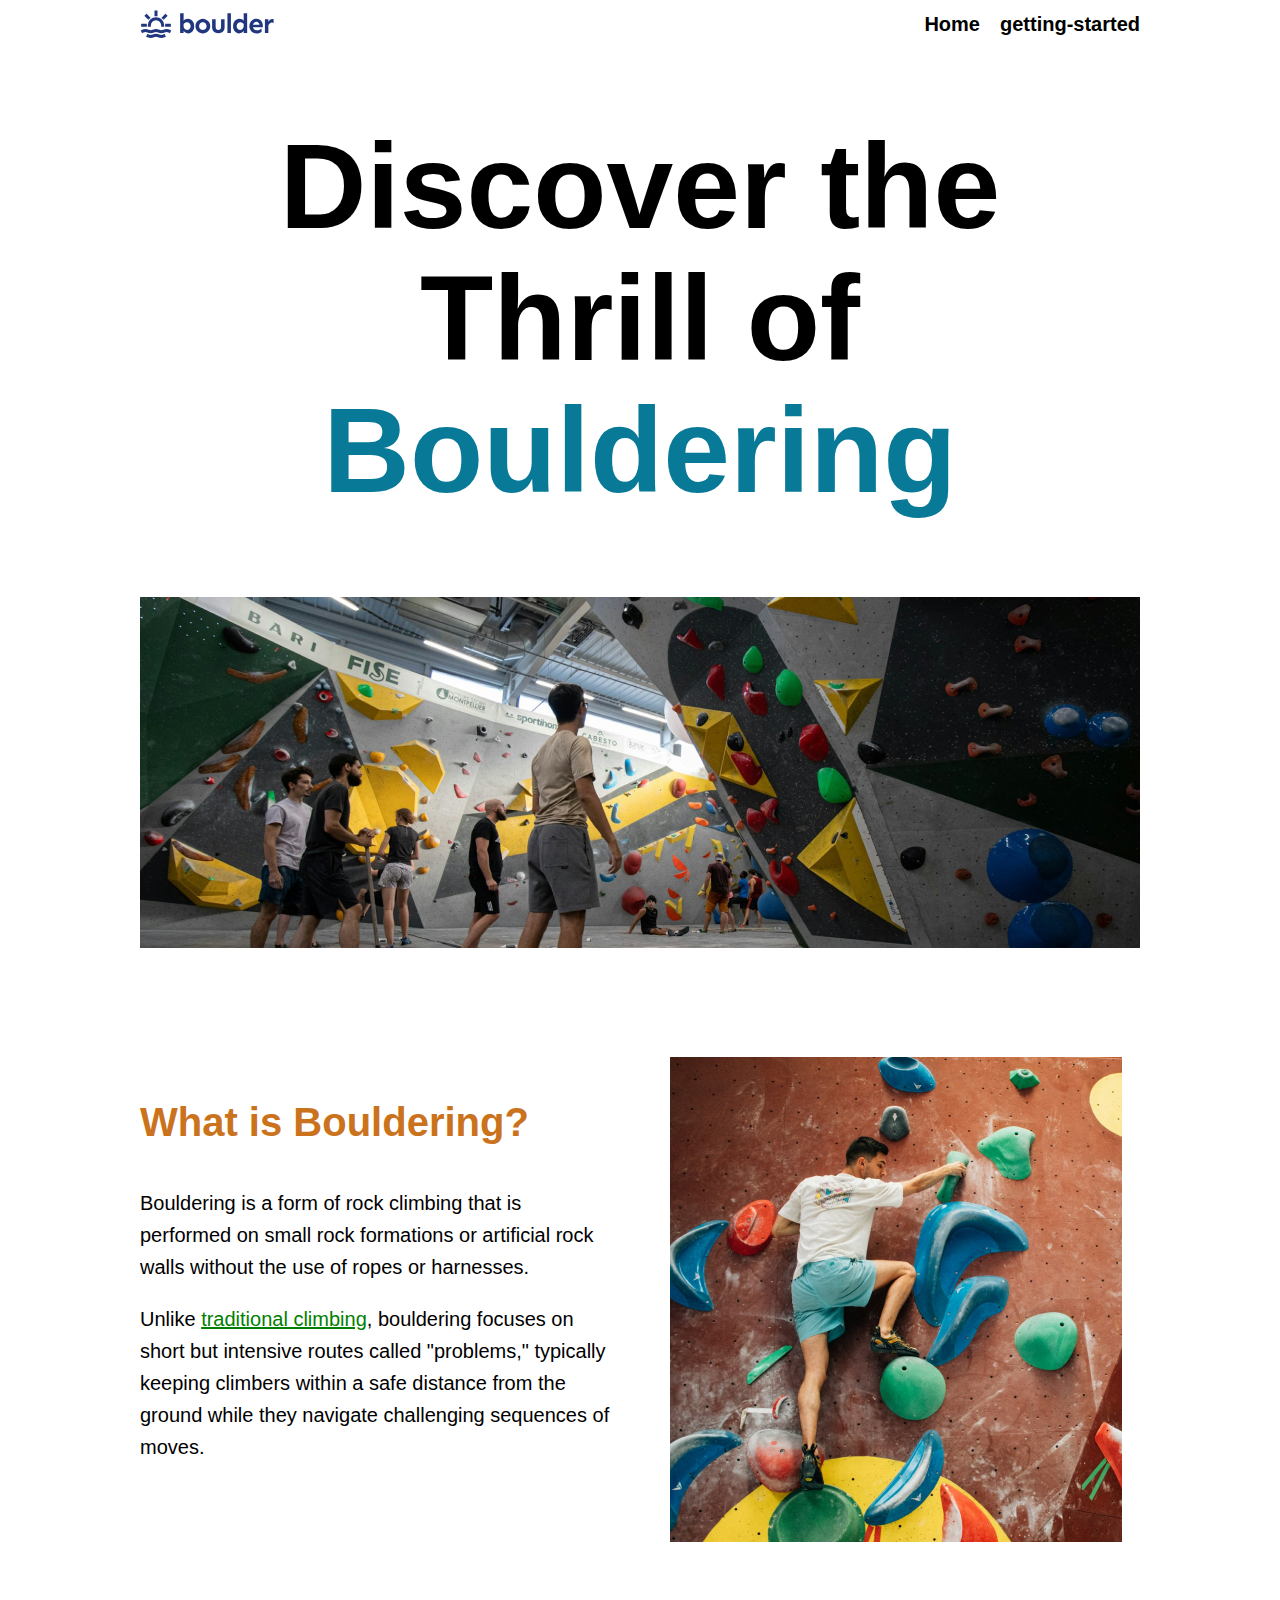
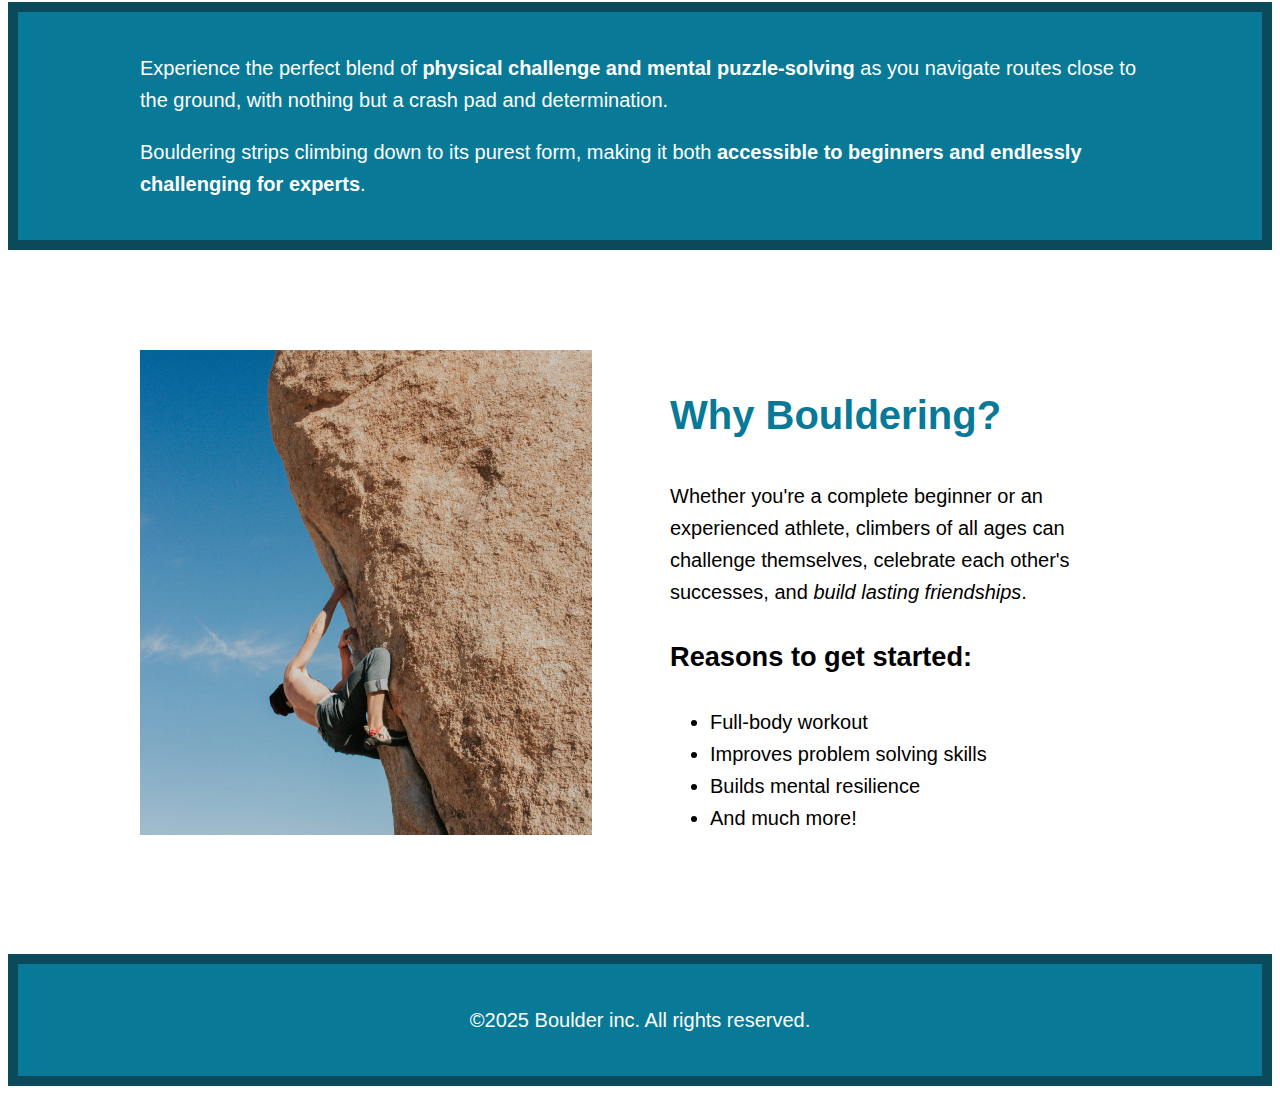
<file: index.html>
<!DOCTYPE html>
<html lang="en">
<head>
   <meta charset="UTF-8">
   <meta name="viewport" content="width=device-width, initial-scale=1.0">
   <title>My First Website</title>
   <link href="/css/style.css" rel="stylesheet">
</head>

<body>
   <div class="wrapper">
   <header>
   <img src="Images/logo.svg" alt="Boulder.Inc">

   <nav class="primary-navigation" aria-label="primary Navigation">
      <ul>
         <li><a href="index.html">Home</a></li>
         <li><a href="getting-started.html">getting-started</a></li>
         
   
      </ul>
   </nav>
   </header>
   </div>

   <main>
   <h1> <span class="taiwo">Discover the<br> Thrill  of<br></span> <span class="teal-text">Bouldering</span></h1>
      <div class="wrapper">
       <img src="Images/bouldering-gym.jpg" alt="An indoor bouldering gym,with a lot of people">
      </div>
   <section>
      <div class="wrapper">
         <div class="two-column-layout">
            <div>
   <h2 class="teal-texp">What is Bouldering?</h2>
   <p>Bouldering is a form of rock climbing that is performed on small rock formations or artificial rock walls without the use of ropes or harnesses.</p>  
   

   <p>Unlike <a href="https://en.wikipedia.org/wiki/Traditional_climbing#:~:text=Traditional%20climbing%20(or%20trad%20climbing,equipment%20while%20climbing%20the%20route.">traditional climbing</a>, bouldering focuses on short but intensive routes called "problems," typically keeping climbers within a safe distance from the ground while they navigate challenging sequences of moves.</p>
</div>
   <img src="Images/what-is-bouldering.jpg" alt="A man attempting a Bouldering Problem at an indoor gym">
 </div>
      </div>
   <div class="teal-bg">
      <div class="wrapper">
   <p>Experience the perfect blend of <strong>physical challenge and mental puzzle-solving</strong>  as you navigate routes close to the ground, with nothing but a crash pad and determination.</p>
      
      <P>Bouldering strips climbing down to its purest form, making it both <strong>accessible to beginners and endlessly challenging for experts</strong>.</p>
   </div>
</div>
</section>
   <div class="wrapper">
<section>
   <div class="two-column-layout">
   <img src="Images/why-bouldering.jpg" alt="A Person climbing a large Boulder outdoors with a blues sky">
  <div>
   <h2 class="wrapped">Why Bouldering?</h2>
Whether you're a complete beginner or an experienced athlete, climbers of all ages can challenge themselves, celebrate each other's successes, and <em>build lasting friendships</em>.</p>
   <h3>Reasons to get started:</h3>
   <ul>
   <li>Full-body workout</li>
   <li>Improves problem solving skills</li>
   <li>Builds mental resilience</li>
   <li>And much more!</li>
   </ul> 
  
</div>
   </div>
   </section>
</div>
</main>


   <footer class="teal-bg">
   <p>©2025 Boulder inc. All rights reserved.</p>
</footer>
</div>
</body>
</html>
</file>
<file: css/style.css>
header {
    text-align: center;
}

body {
font-family: sans-serif;
color: black ;
font-size: 1.25rem;
line-height: 1.6;
justify-content: center; 
}
.img-container {
 justify-content: center; 
 position: center;  
 
}
h1 {
 font-size: 7.5rem;
    color: #4676A9;
 text-align: center;
    line-height: 1.1;
}


h2 {

    color: #cb721c;
    font-size: 2.5rem;
}
    h3{
        font-size: 1.7rem;
    }
 .peter {
    color: #087a98;
 }
    .two-column-layout {
        display: grid;
        gap: 60PX;  
        margin-block-end: 60px;
        width: 100%;

        @media (width >600px) {
        grid-template-columns: 1fr 1fr;
    }    
        }
    header {
display: flex;
justify-content: space-between;
    } 
.primary-navigation ul {
list-style: none;
margin: 0;
border: 0;
display: flex;
gap: 20px;

    }
.primary-navigation a {
    color: black;
font-weight: bold;
text-decoration: none;
}
.primary-navigation a:hover
.primary-navigation :focus-visible {
    color: #4676A9;
}


 section{
    margin-block: 100px;
 }
 .teal-bg {
    background-color: #087a98;
    border: #0b4a5a solid 10px;
    color: #ffffff;
    padding: 20px;
 }
 #climbing {
    color: black;
    font-size: 100px;
 }
 .taiwo {
    color: black;
 }

.climber-bg {
    color: #ffffff;
    padding: 24px;
    border: #0b4a5a solid 10px;
    background-image: url("../Images/simple-steps.jpg");

    background-repeat:  no-repeat;
    background-position: center;
    background-size: cover;
}
ul li::marker {
    content: ;
}
 .victor {
    max-inline-size: 100&;
 }
.wrapper {
    max-inline-size: 1000px;
    margin-inline: Auto;

}
.wrapped {
    color: #087a98;
}
img {
    max-inline-size:100%;
}
.teal-text {
    color:#087a98;
}
.teal-texp  {
    color: #cb721c;
}
footer {
    text-align: center;
}
a {
color: green
}
a:hover,
a:focus-visible {
    color: rgb(107, 167, 18);
}
</file>
